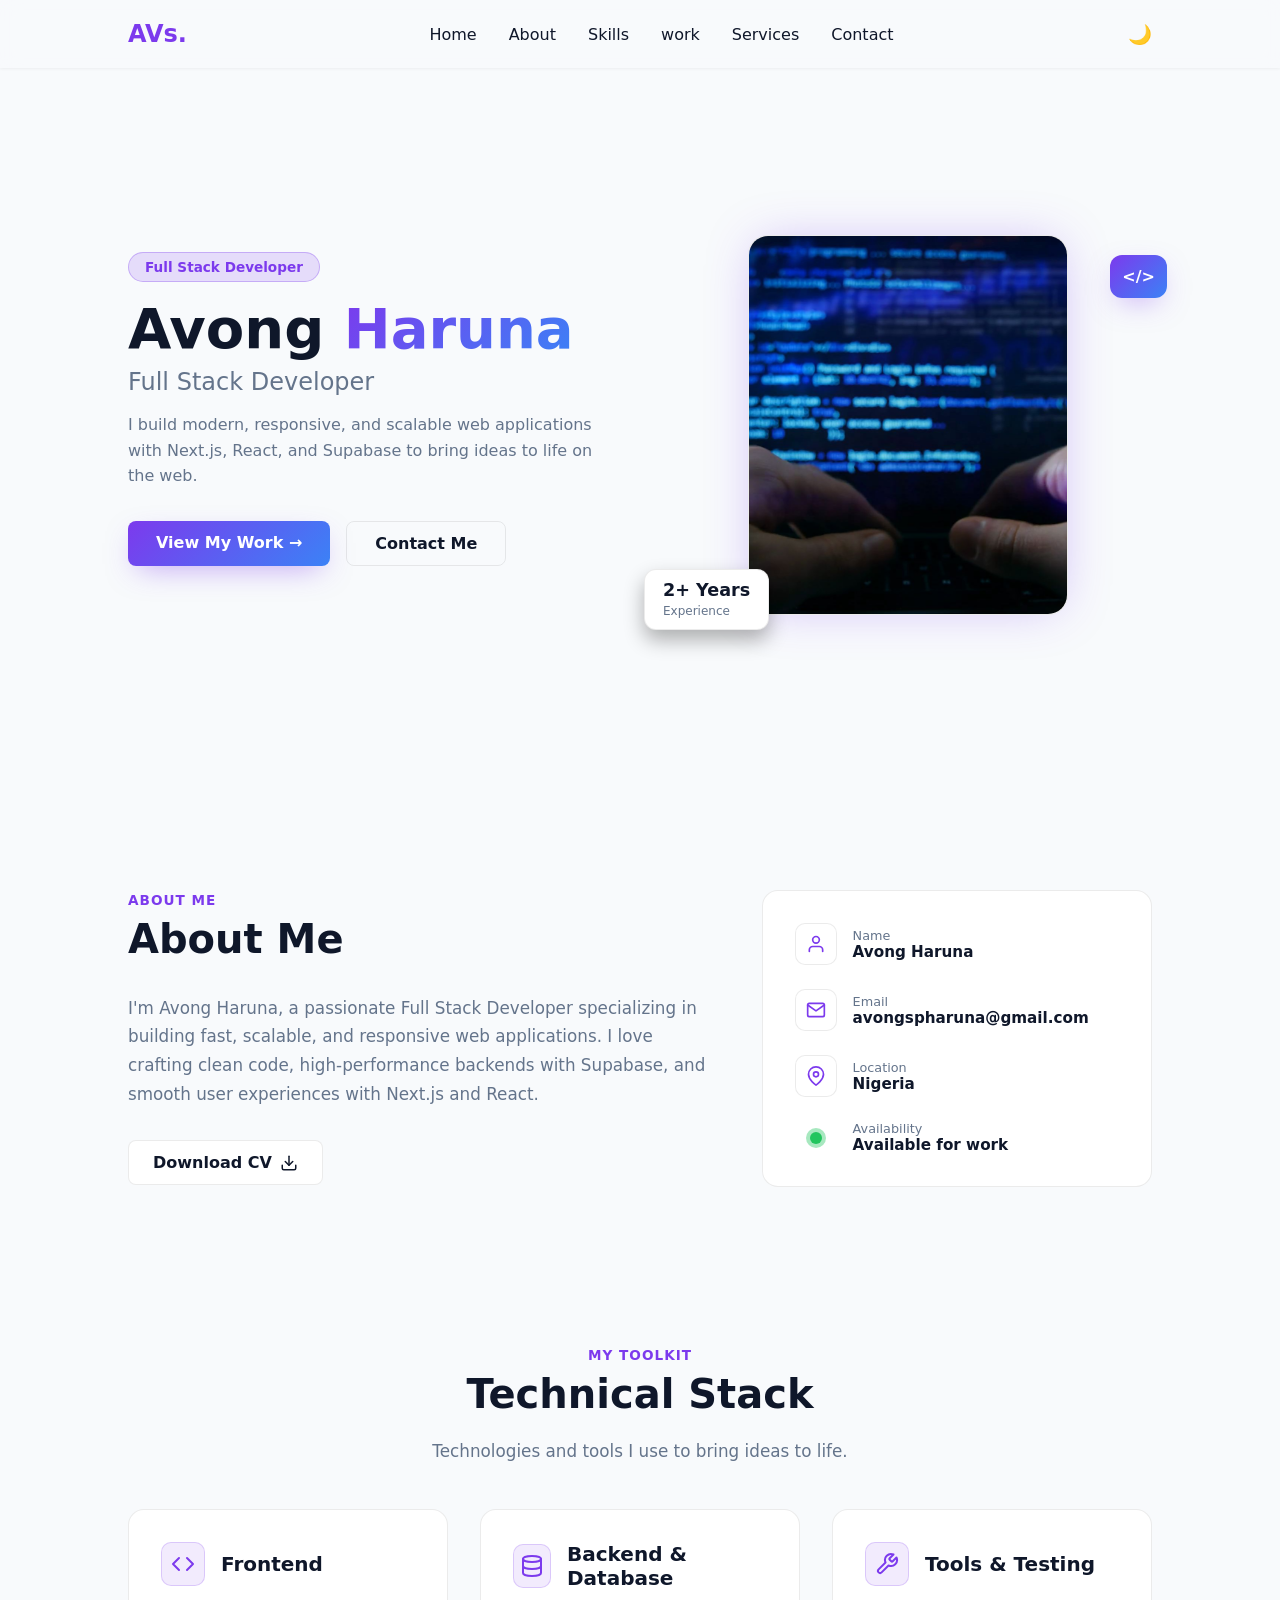
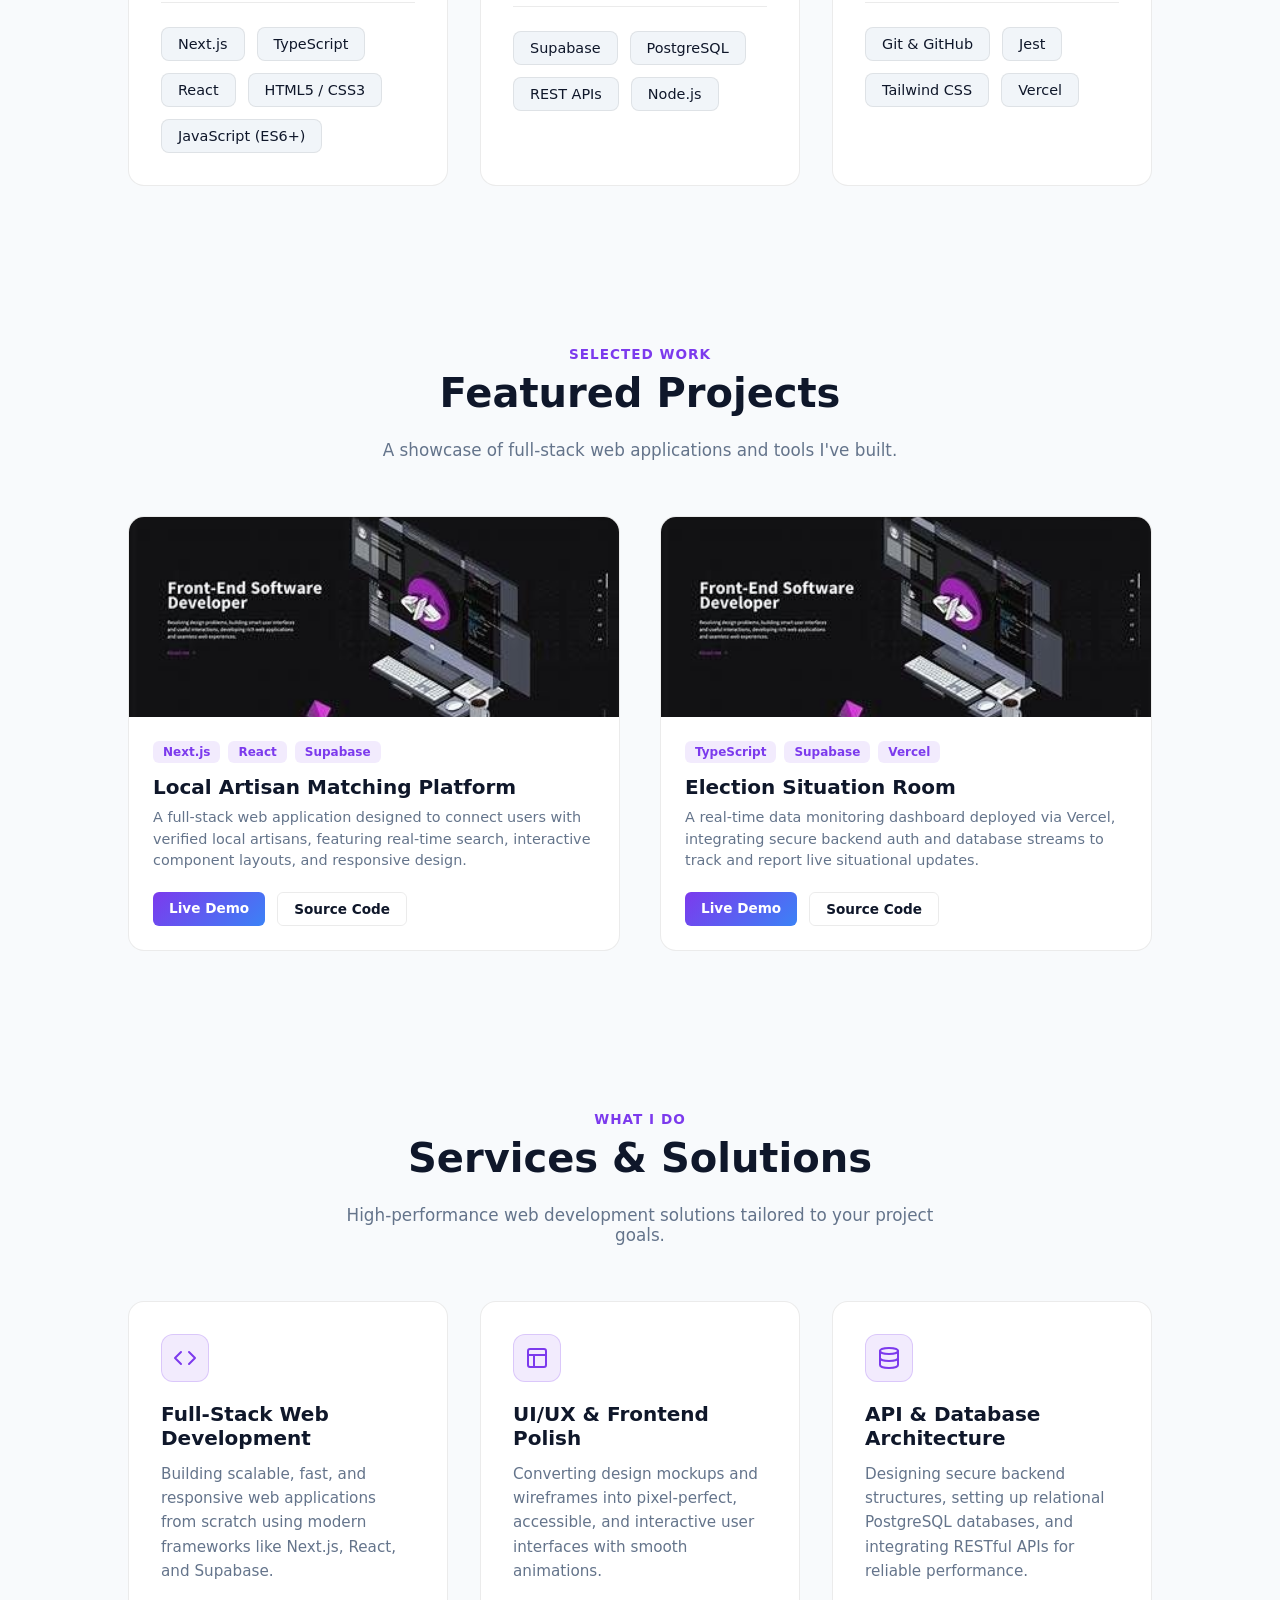
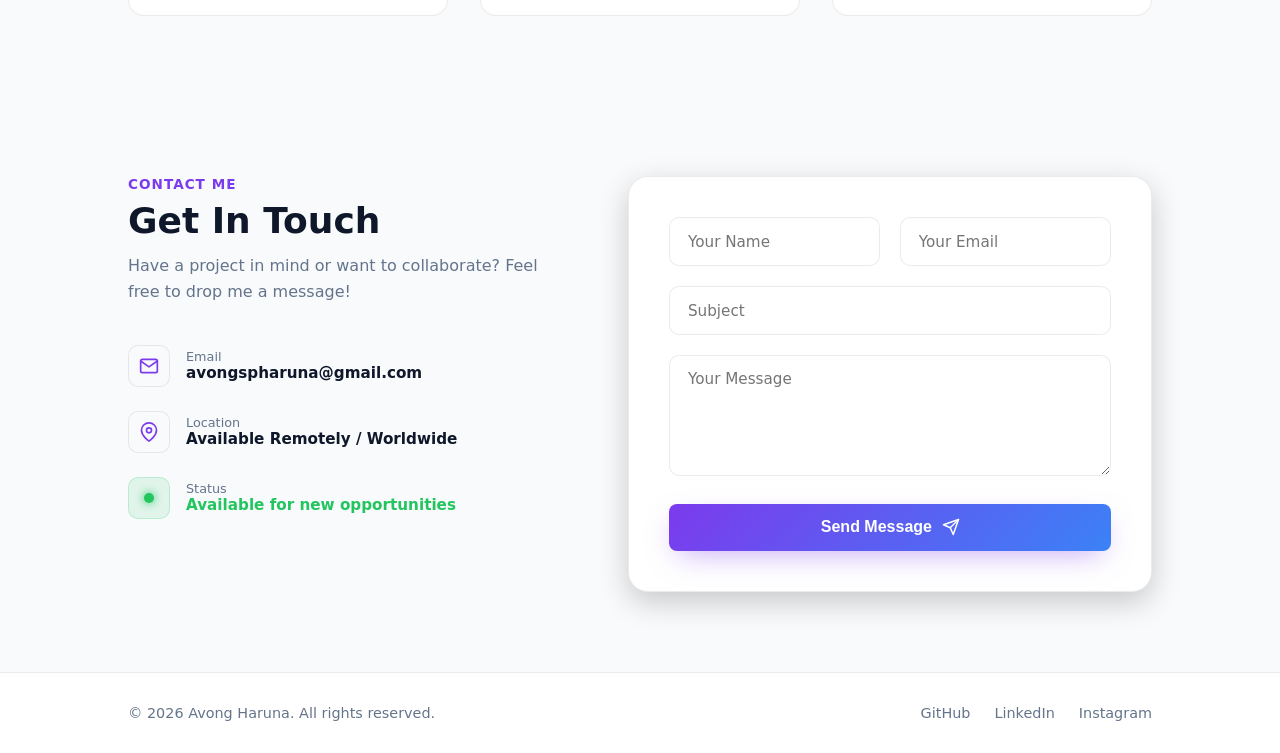
<file: index.html>
<!DOCTYPE html>
<html lang="en">
<head>
    <meta charset="UTF-8">
    <meta name="viewport" content="width=device-width, initial-scale=1.0">
    <title>Avong Haruna | Portfolio</title>
    <link rel="stylesheet" href="style.css">
    <link rel="icon" type="image/x-icon" href="images/favicon.ico">
</head>
<body>

    <!-- Navigation -->
    <nav class="navbar">
        <div class="logo">AVs.</div>
        <ul class="nav-links">
            <li><a href="#home">Home</a></li>
            <li><a href="#about">About</a></li>
            <li><a href="#skills">Skills</a></li>
            <li><a href="#projects">work</a></li>
            <li><a href="#services">Services</a></li>
            <li><a href="#contact">Contact</a></li>
        </ul>
        
        <!-- Theme Toggle Button -->
        <button id="theme-toggle" class="theme-toggle-btn" aria-label="Toggle theme">🌙</button>

        <!-- Mobile Burger Menu -->
        <div class="burger">
            <div class="line1"></div>
            <div class="line2"></div>
            <div class="line3"></div>
        </div>
    </nav>

    <!-- Homepage / Hero -->
    <section id="home" class="hero-section">
        <div class="hero-content">
            <span class="hero-pill-badge">Full Stack Developer</span>
            <h1>Avong <span class="highlight">Haruna</span></h1>
            <p class="hero-subtitle">Full Stack Developer</p>
            <p class="hero-description">
                I build modern, responsive, and scalable web applications with Next.js, React, and Supabase to bring ideas to life on the web.
            </p>
            
            <div class="hero-cta-group">
                <a href="#projects" class="btn-primary">View My Work &rarr;</a>
                <a href="#contact" class="btn-outline">Contact Me</a>
            </div>
        </div>

        <!-- Floating Image Frame with Ambient Glow -->
        <div class="hero-image-wrapper">
            <div class="hero-card-frame">
                <img src="images/workspace.jpg" alt="Avong Haruna">
            </div>
            
            <!-- Experience Floating Badge -->
            <div class="badge-experience">
                <span>2+ Years</span>
                <small>Experience</small>
            </div>
            
            <!-- Code Symbol Floating Badge -->
            <div class="badge-code">&lt;/&gt;</div>
        </div>
    </section>


    <!-- About Me Section -->
    <section id="about" class="about-section">
        <div class="about-container">
            <!-- Left Side: Bio & CV Button -->
            <div class="about-text">
                <span class="section-label">ABOUT ME</span>
                <h2>About Me</h2>
                <p>
                    I'm Avong Haruna, a passionate Full Stack Developer specializing in building fast, scalable, and responsive web applications. I love crafting clean code, high-performance backends with Supabase, and smooth user experiences with Next.js and React.
                </p>
               <!-- Inside the About Me section in index.html -->
<a href="cv.pdf" class="btn-cv" download="Avong_Haruna_CV.pdf">
    Download CV 
    <svg xmlns="http://www.w3.org/2000/svg" width="18" height="18" viewBox="0 0 24 24" fill="none" stroke="currentColor" stroke-width="2" stroke-linecap="round" stroke-linejoin="round">
        <path d="M21 15v4a2 2 0 0 1-2 2H5a2 2 0 0 1-2-2v-4"/>
        <polyline points="7 10 12 15 17 10"/>
        <line x1="12" y1="15" x2="12" y2="3"/>
    </svg>
</a>
            </div>

            <!-- Right Side: Quick Info Card -->
            <div class="about-info-card">
                <div class="info-item">
                    <div class="info-icon">
                        <svg xmlns="http://www.w3.org/2000/svg" width="20" height="20" viewBox="0 0 24 24" fill="none" stroke="currentColor" stroke-width="2" stroke-linecap="round" stroke-linejoin="round"><path d="M20 21v-2a4 4 0 0 0-4-4H8a4 4 0 0 0-4 4v2"></path><circle cx="12" cy="7" r="4"></circle></svg>
                    </div>
                    <div>
                        <small>Name</small>
                        <p>Avong Haruna</p>
                    </div>
                </div>

                <div class="info-item">
                    <div class="info-icon">
                        <svg xmlns="http://www.w3.org/2000/svg" width="20" height="20" viewBox="0 0 24 24" fill="none" stroke="currentColor" stroke-width="2" stroke-linecap="round" stroke-linejoin="round"><path d="M4 4h16c1.1 0 2 .9 2 2v12c0 1.1-.9 2-2 2H4c-1.1 0-2-.9-2-2V6c0-1.1.9-2 2-2z"></path><polyline points="22,6 12,13 2,6"></polyline></svg>
                    </div>
                    <div>
                        <small>Email</small>
                        <p>avongspharuna@gmail.com</p>
                    </div>
                </div>

                <div class="info-item">
                    <div class="info-icon">
                        <svg xmlns="http://www.w3.org/2000/svg" width="20" height="20" viewBox="0 0 24 24" fill="none" stroke="currentColor" stroke-width="2" stroke-linecap="round" stroke-linejoin="round"><path d="M21 10c0 7-9 13-9 13s-9-6-9-13a9 9 0 0 1 18 0z"></path><circle cx="12" cy="10" r="3"></circle></svg>
                    </div>
                    <div>
                        <small>Location</small>
                        <p>Nigeria</p>
                    </div>
                </div>

                <div class="info-item availability">
                    <div class="status-pulse"></div>
                    <div>
                        <small>Availability</small>
                        <p>Available for work</p>
                    </div>
                </div>
            </div>
        </div>
    </section>


    <!-- Technical Stack / Skills Section -->
    <section id="skills" class="skills-section">
        <div class="skills-header">
            <span class="section-label">MY TOOLKIT</span>
            <h2>Technical Stack</h2>
            <p class="skills-subtitle">Technologies and tools I use to bring ideas to life.</p>
        </div>

        <div class="skills-grid">
            <!-- Frontend Card -->
            <div class="skills-card">
                <div class="card-header">
                    <div class="card-icon">
                        <svg xmlns="http://www.w3.org/2000/svg" width="24" height="24" viewBox="0 0 24 24" fill="none" stroke="currentColor" stroke-width="2" stroke-linecap="round" stroke-linejoin="round"><polyline points="16 18 22 12 16 6"></polyline><polyline points="8 6 2 12 8 18"></polyline></svg>
                    </div>
                    <h3>Frontend</h3>
                </div>
                <div class="skills-list">
                    <span class="skill-tag">Next.js</span>
                    <span class="skill-tag">TypeScript</span>
                    <span class="skill-tag">React</span>
                    <span class="skill-tag">HTML5 / CSS3</span>
                    <span class="skill-tag">JavaScript (ES6+)</span>
                </div>
            </div>

            <!-- Backend & Database Card -->
            <div class="skills-card">
                <div class="card-header">
                    <div class="card-icon">
                        <svg xmlns="http://www.w3.org/2000/svg" width="24" height="24" viewBox="0 0 24 24" fill="none" stroke="currentColor" stroke-width="2" stroke-linecap="round" stroke-linejoin="round"><ellipse cx="12" cy="5" rx="9" ry="3"></ellipse><path d="M21 12c0 1.66-4 3-9 3s-9-1.34-9-3"></path><path d="M3 5v14c0 1.66 4 3 9 3s9-1.34 9-3V5"></path></svg>
                    </div>
                    <h3>Backend & Database</h3>
                </div>
                <div class="skills-list">
                    <span class="skill-tag">Supabase</span>
                    <span class="skill-tag">PostgreSQL</span>
                    <span class="skill-tag">REST APIs</span>
                    <span class="skill-tag">Node.js</span>
                </div>
            </div>

            <!-- Testing & Developer Tools Card -->
            <div class="skills-card">
                <div class="card-header">
                    <div class="card-icon">
                        <svg xmlns="http://www.w3.org/2000/svg" width="24" height="24" viewBox="0 0 24 24" fill="none" stroke="currentColor" stroke-width="2" stroke-linecap="round" stroke-linejoin="round"><path d="M14.7 6.3a1 1 0 0 0 0 1.4l1.6 1.6a1 1 0 0 0 1.4 0l3.77-3.77a6 6 0 0 1-7.94 7.94l-6.91 6.91a2.12 2.12 0 0 1-3-3l6.91-6.91a6 6 0 0 1 7.94-7.94l-3.76 3.76z"></path></svg>
                    </div>
                    <h3>Tools & Testing</h3>
                </div>
                <div class="skills-list">
                    <span class="skill-tag">Git & GitHub</span>
                    <span class="skill-tag">Jest</span>
                    <span class="skill-tag">Tailwind CSS</span>
                    <span class="skill-tag">Vercel</span>
                </div>
            </div>
        </div>
    </section>

   <!-- Projects Section -->
    <section id="projects" class="projects-section">
        <div class="projects-header">
            <span class="section-label">SELECTED WORK</span>
            <h2>Featured Projects</h2>
            <p class="projects-subtitle">A showcase of full-stack web applications and tools I've built.</p>
        </div>

        <div class="projects-grid">
            <!-- Project Card 1 -->
            <div class="project-card">
                <div class="project-image-wrapper">
                    <img src="images/project-one.jpg" alt="Service-Matching Web App" class="project-image">
                    <div class="project-overlay">
                        <a href="#" target="_blank" rel="noopener noreferrer" class="overlay-link" aria-label="View Live Project">
                            <svg xmlns="http://www.w3.org/2000/svg" width="20" height="20" viewBox="0 0 24 24" fill="none" stroke="currentColor" stroke-width="2" stroke-linecap="round" stroke-linejoin="round"><path d="M18 13v6a2 2 0 0 1-2 2H5a2 2 0 0 1-2-2V8a2 2 0 0 1 2-2h6"></path><polyline points="15 3 21 3 21 9"></polyline><line x1="10" y1="14" x2="21" y2="3"></line></svg>
                        </a>
                        <a href="#" target="_blank" rel="noopener noreferrer" class="overlay-link" aria-label="View Code on GitHub">
                            <svg xmlns="http://www.w3.org/2000/svg" width="20" height="20" viewBox="0 0 24 24" fill="none" stroke="currentColor" stroke-width="2" stroke-linecap="round" stroke-linejoin="round"><path d="M9 19c-5 1.5-5-2.5-7-3m14 6v-3.87a3.37 3.37 0 0 0-.94-2.61c3.14-.35 6.44-1.54 6.44-7A5.44 5.44 0 0 0 20 4.77 5.07 5.07 0 0 0 19.91 1S18.73.65 16 2.48a13.38 13.38 0 0 0-7 0C6.27.65 5.09 1 5.09 1A5.07 5.07 0 0 0 5 4.77a5.44 5.44 0 0 0-1.5 3.78c0 5.42 3.3 6.61 6.44 7A3.37 3.37 0 0 0 9 18.13V22"></path></svg>
                        </a>
                    </div>
                </div>
                <div class="project-content">
                    <div class="project-tags">
                        <span class="project-tag">Next.js</span>
                        <span class="project-tag">React</span>
                        <span class="project-tag">Supabase</span>
                    </div>
                    <h3 class="project-title">Local Artisan Matching Platform</h3>
                    <p class="project-description">
                        A full-stack web application designed to connect users with verified local artisans, featuring real-time search, interactive component layouts, and responsive design.
                    </p>
                    <div class="project-links">
                        <a href="#" class="project-btn primary-btn" target="_blank" rel="noopener noreferrer">Live Demo</a>
                        <a href="#" class="project-btn secondary-btn" target="_blank" rel="noopener noreferrer">Source Code</a>
                    </div>
                </div>
            </div>

            <!-- Project Card 2 -->
            <div class="project-card">
                <div class="project-image-wrapper">
                    <img src="images/project-two.jpg" alt="Election Situation Room Web App" class="project-image">
                    <div class="project-overlay">
                        <a href="#" target="_blank" rel="noopener noreferrer" class="overlay-link" aria-label="View Live Project">
                            <svg xmlns="http://www.w3.org/2000/svg" width="20" height="20" viewBox="0 0 24 24" fill="none" stroke="currentColor" stroke-width="2" stroke-linecap="round" stroke-linejoin="round"><path d="M18 13v6a2 2 0 0 1-2 2H5a2 2 0 0 1-2-2V8a2 2 0 0 1 2-2h6"></path><polyline points="15 3 21 3 21 9"></polyline><line x1="10" y1="14" x2="21" y2="3"></line></svg>
                        </a>
                        <a href="#" target="_blank" rel="noopener noreferrer" class="overlay-link" aria-label="View Code on GitHub">
                            <svg xmlns="http://www.w3.org/2000/svg" width="20" height="20" viewBox="0 0 24 24" fill="none" stroke="currentColor" stroke-width="2" stroke-linecap="round" stroke-linejoin="round"><path d="M9 19c-5 1.5-5-2.5-7-3m14 6v-3.87a3.37 3.37 0 0 0-.94-2.61c3.14-.35 6.44-1.54 6.44-7A5.44 5.44 0 0 0 20 4.77 5.07 5.07 0 0 0 19.91 1S18.73.65 16 2.48a13.38 13.38 0 0 0-7 0C6.27.65 5.09 1 5.09 1A5.07 5.07 0 0 0 5 4.77a5.44 5.44 0 0 0-1.5 3.78c0 5.42 3.3 6.61 6.44 7A3.37 3.37 0 0 0 9 18.13V22"></path></svg>
                        </a>
                    </div>
                </div>
                <div class="project-content">
                    <div class="project-tags">
                        <span class="project-tag">TypeScript</span>
                        <span class="project-tag">Supabase</span>
                        <span class="project-tag">Vercel</span>
                    </div>
                    <h3 class="project-title">Election Situation Room</h3>
                    <p class="project-description">
                        A real-time data monitoring dashboard deployed via Vercel, integrating secure backend auth and database streams to track and report live situational updates.
                    </p>
                    <div class="project-links">
                        <a href="#" class="project-btn primary-btn" target="_blank" rel="noopener noreferrer">Live Demo</a>
                        <a href="#" class="project-btn secondary-btn" target="_blank" rel="noopener noreferrer">Source Code</a>
                    </div>
                </div>
            </div>
        </div>
    </section>

   <!-- Services Section -->
    <section id="services" class="services-section">
        <div class="services-header">
            <span class="section-label">WHAT I DO</span>
            <h2>Services & Solutions</h2>
            <p class="services-subtitle">High-performance web development solutions tailored to your project goals.</p>
        </div>

        <div class="services-grid">
            <!-- Service Card 1 -->
            <div class="service-card">
                <div class="service-icon">
                    <svg xmlns="http://www.w3.org/2000/svg" width="24" height="24" viewBox="0 0 24 24" fill="none" stroke="currentColor" stroke-width="2" stroke-linecap="round" stroke-linejoin="round"><polyline points="16 18 22 12 16 6"></polyline><polyline points="8 6 2 12 8 18"></polyline></svg>
                </div>
                <h3>Full-Stack Web Development</h3>
                <p>Building scalable, fast, and responsive web applications from scratch using modern frameworks like Next.js, React, and Supabase.</p>
            </div>

            <!-- Service Card 2 -->
            <div class="service-card">
                <div class="service-icon">
                    <svg xmlns="http://www.w3.org/2000/svg" width="24" height="24" viewBox="0 0 24 24" fill="none" stroke="currentColor" stroke-width="2" stroke-linecap="round" stroke-linejoin="round"><rect x="3" y="3" width="18" height="18" rx="2" ry="2"></rect><line x1="3" y1="9" x2="21" y2="9"></line><line x1="9" y1="21" x2="9" y2="9"></line></svg>
                </div>
                <h3>UI/UX & Frontend Polish</h3>
                <p>Converting design mockups and wireframes into pixel-perfect, accessible, and interactive user interfaces with smooth animations.</p>
            </div>

            <!-- Service Card 3 -->
            <div class="service-card">
                <div class="service-icon">
                    <svg xmlns="http://www.w3.org/2000/svg" width="24" height="24" viewBox="0 0 24 24" fill="none" stroke="currentColor" stroke-width="2" stroke-linecap="round" stroke-linejoin="round"><ellipse cx="12" cy="5" rx="9" ry="3"></ellipse><path d="M21 12c0 1.66-4 3-9 3s-9-1.34-9-3"></path><path d="M3 5v14c0 1.66 4 3 9 3s9-1.34 9-3V5"></path></svg>
                </div>
                <h3>API & Database Architecture</h3>
                <p>Designing secure backend structures, setting up relational PostgreSQL databases, and integrating RESTful APIs for reliable performance.</p>
            </div>
        </div>
    </section>

  <!-- Contact Section -->
    <section id="contact" class="contact-section">
        <div class="contact-container">
            <!-- Left Column: Contact Info -->
            <div class="contact-info">
                <span class="section-label">CONTACT ME</span>
                <h2>Get In Touch</h2>
                <p class="contact-subtitle">
                    Have a project in mind or want to collaborate? Feel free to drop me a message!
                </p>

                <div class="info-items">
                    <div class="info-item">
                        <div class="info-icon">
                            <svg xmlns="http://www.w3.org/2000/svg" width="20" height="20" viewBox="0 0 24 24" fill="none" stroke="currentColor" stroke-width="2" stroke-linecap="round" stroke-linejoin="round"><path d="M4 4h16c1.1 0 2 .9 2 2v12c0 1.1-.9 2-2 2H4c-1.1 0-2-.9-2-2V6c0-1.1.9-2 2-2z"></path><polyline points="22,6 12,13 2,6"></polyline></svg>
                        </div>
                        <div>
                            <small>Email</small>
                            <p>avongspharuna@gmail.com</p>
                        </div>
                    </div>

                    <div class="info-item">
                        <div class="info-icon">
                            <svg xmlns="http://www.w3.org/2000/svg" width="20" height="20" viewBox="0 0 24 24" fill="none" stroke="currentColor" stroke-width="2" stroke-linecap="round" stroke-linejoin="round"><path d="M21 10c0 7-9 13-9 13s-9-6-9-13a9 9 0 0 1 18 0z"></path><circle cx="12" cy="10" r="3"></circle></svg>
                        </div>
                        <div>
                            <small>Location</small>
                            <p>Available Remotely / Worldwide</p>
                        </div>
                    </div>

                    <div class="info-item">
                        <div class="info-icon status-icon">
                            <span class="status-dot"></span>
                        </div>
                        <div>
                            <small>Status</small>
                            <p class="status-text">Available for new opportunities</p>
                        </div>
                    </div>
                </div>
            </div>

            <!-- Right Column: Contact Form -->
            <div class="contact-form-wrapper">
                <form action="https://formspree.io/f/xlgyvdnw" method="POST" class="contact-form">
                    <div class="form-row">
                        <input type="text" name="name" placeholder="Your Name" required>
                        <input type="email" name="email" placeholder="Your Email" required>
                    </div>
                    <input type="text" name="subject" placeholder="Subject" required>
                    <textarea name="message" rows="5" placeholder="Your Message" required></textarea>
                    
                    <button type="submit" class="btn-primary submit-btn">
                        Send Message 
                        <svg xmlns="http://www.w3.org/2000/svg" width="18" height="18" viewBox="0 0 24 24" fill="none" stroke="currentColor" stroke-width="2" stroke-linecap="round" stroke-linejoin="round"><line x1="22" y1="2" x2="11" y2="13"></line><polygon points="22 2 15 22 11 13 2 9 22 2"></polygon></svg>
                    </button>
                </form>
            </div>
        </div>
    </section>

    <!-- Footer -->
    <footer class="portfolio-footer">
        <div class="footer-container">
            <!-- Copyright Notice -->
            <p>&copy; 2026 Avong Haruna. All rights reserved.</p>

            <!-- Social Media Links -->
            <div class="footer-socials">
                <a href="https://github.com/avong-haruna" target="_blank" rel="noopener noreferrer">GitHub</a>
                <a href="https://linkedin.com/in/Haruna Avong" target="_blank" rel="noopener noreferrer">LinkedIn</a>
                <a href="https://instagram.com/avongharuna" target="_blank" rel="noopener noreferrer">Instagram</a>
            </div>
        </div>
    </footer>

    <script src="script.js"></script>
</body>
</html>
</file>
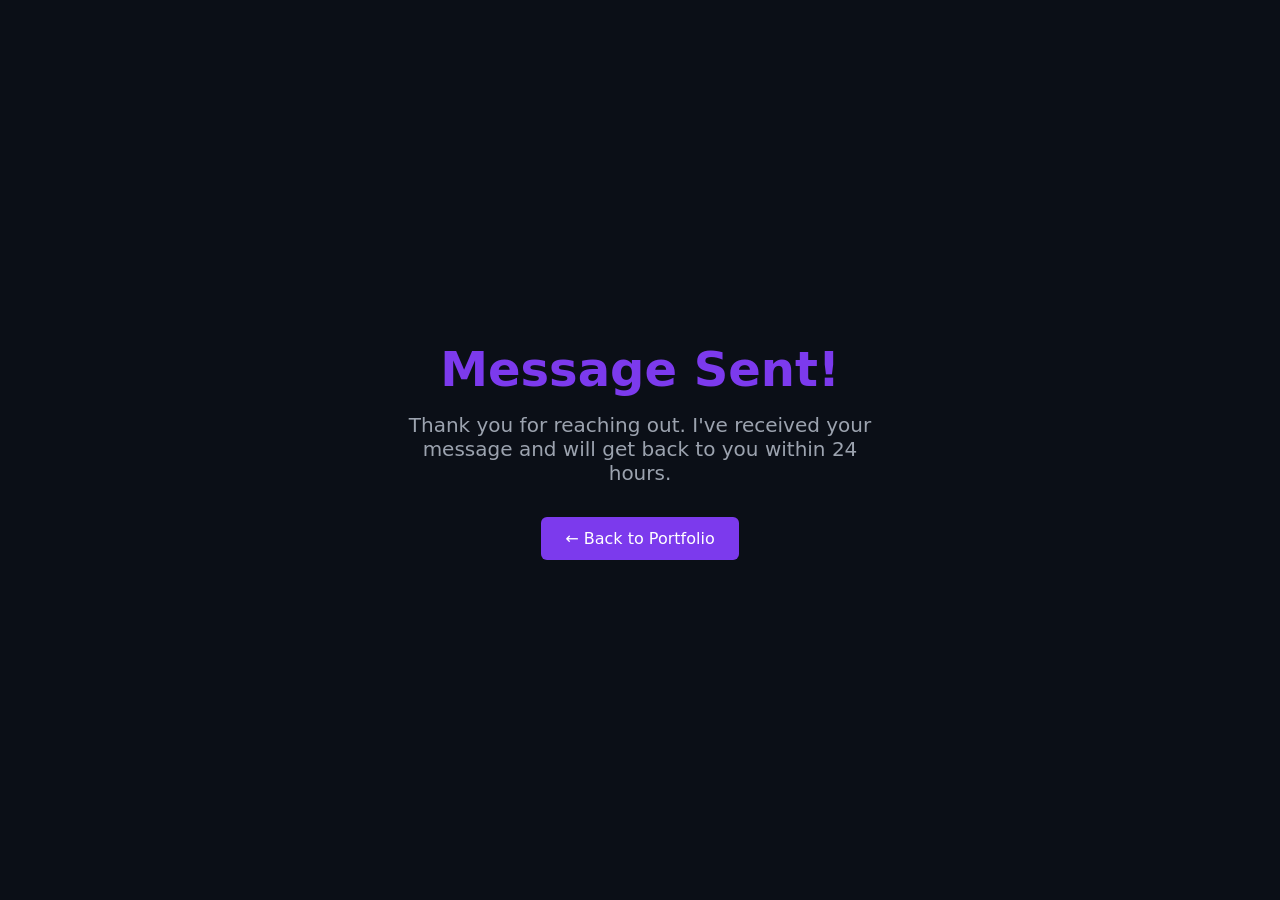
<file: thank-you.html>
<!DOCTYPE html>
<html lang="en">
<head>
    <meta charset="UTF-8">
    <meta name="viewport" content="width=device-width, initial-scale=1.0">
    <title>Message Received | Avong Haruna</title>
    <link rel="stylesheet" href="style.css">
    <style>
        .thank-you-section {
            text-align: center;
            height: 100vh;
            display: flex;
            flex-direction: column;
            justify-content: center;
            align-items: center;
            padding: 0 10%;
        }
        .thank-you-section h1 { font-size: 3rem; color: var(--primary); margin-bottom: 1rem; }
        .thank-you-section p { font-size: 1.25rem; color: var(--text-muted); margin-bottom: 2rem; max-width: 500px; }
    </style>
</head>
<body>
    <section class="thank-you-section">
        <h1>Message Sent!</h1>
        <p>Thank you for reaching out. I've received your message and will get back to you within 24 hours.</p>
        <a href="index.html" class="btn">&larr; Back to Portfolio</a>
    </section>
</body>
</html>
</file>
<file: style.css>
/* Color Palette & Custom Properties */
:root {
    --bg-dark: #0b0f17;
    --card-bg: #131924;
    --card-border: rgba(255, 255, 255, 0.08);
    --border-color: rgba(255, 255, 255, 0.08);
    --nav-bg: rgba(11, 15, 23, 0.85);
    
    --text-main: #f3f4f6;
    --text-color: #f3f4f6;
    --text-muted: #9ca3af;
    
    --tag-bg: rgba(255, 255, 255, 0.05);
    
    /* Primary Color Mappings */
    --primary: #7c3aed;
    --primary-purple: #7c3aed;
    --primary-blue: #3b82f6;
    
    /* Purple-to-Blue Primary Accent Glow */
    --accent-gradient: linear-gradient(135deg, #7c3aed 0%, #3b82f6 100%);
    --accent-glow: 0 10px 30px -10px rgba(124, 58, 237, 0.5);
    
    --transition: all 0.3s ease;
}

/* Light Theme Variables */
[data-theme="light"] {
    --bg-dark: #f8fafc;
    --card-bg: #ffffff;
    --card-border: rgba(0, 0, 0, 0.08);
    --border-color: rgba(0, 0, 0, 0.08);
    --nav-bg: rgba(248, 250, 252, 0.85);
    
    --text-main: #0f172a;
    --text-color: #0f172a;
    --text-muted: #64748b;
    
    --tag-bg: #f1f5f9;
}

/* Smooth Scrolling */
html {
    scroll-behavior: smooth;
    overflow-x: hidden;
}

/* General Layout Fixes */
* {
    margin: 0;
    padding: 0;
    box-sizing: border-box;
}

body {
    background-color: var(--bg-dark);
    color: var(--text-main);
    font-family: 'Inter', system-ui, -apple-system, sans-serif;
    transition: background-color 0.3s ease, color 0.3s ease;
    overflow-x: hidden;
}

section {
    padding: 80px 10%;
}

h2 {
    font-size: 2.5rem;
    margin-bottom: 2rem;
    position: relative;
}

.btn {
    display: inline-block;
    background: var(--primary);
    color: white;
    padding: 0.75rem 1.5rem;
    text-decoration: none;
    border-radius: 6px;
    transition: var(--transition);
    border: none;
    cursor: pointer;
}

.btn:hover {
    opacity: 0.9;
}

/* Navbar */
.navbar {
    position: fixed;
    top: 0;
    width: 100%;
    display: flex;
    justify-content: space-between;
    align-items: center;
    padding: 1.25rem 10%;
    background: var(--nav-bg);
    backdrop-filter: blur(10px);
    z-index: 1000;
    box-shadow: 0 1px 3px rgba(0,0,0,0.05);
    transition: var(--transition);
}

.logo {
    font-size: 1.5rem;
    font-weight: 700;
    color: var(--primary);
}

.nav-links {
    display: flex;
    list-style: none;
    align-items: center;
}

.nav-links li {
    margin-left: 2rem;
}

.nav-links a {
    text-decoration: none;
    color: var(--text-color);
    font-weight: 500;
    transition: var(--transition);
}

.nav-links a:hover {
    color: var(--primary);
}

.theme-toggle-btn {
    background: none;
    border: none;
    font-size: 1.2rem;
    cursor: pointer;
    margin-left: 1.5rem;
    color: var(--text-color);
    display: flex;
    align-items: center;
}

.burger {
    display: none;
    cursor: pointer;
}

.burger div {
    width: 25px;
    height: 3px;
    background-color: var(--text-color);
    margin: 5px;
    transition: var(--transition);
    border-radius: 2px;
}

/* Hero Section Styling */
.hero-section {
    min-height: 90vh;
    display: grid;
    grid-template-columns: 1fr 1fr;
    align-items: center;
    gap: 3rem;
    padding-top: 120px;
}

.hero-pill-badge {
    display: inline-block;
    padding: 6px 16px;
    background: rgba(124, 58, 237, 0.15);
    border: 1px solid rgba(124, 58, 237, 0.3);
    color: var(--primary-purple);
    border-radius: 20px;
    font-size: 0.85rem;
    font-weight: 600;
    margin-bottom: 1rem;
}

.hero-content h1 {
    font-size: 3.5rem;
    line-height: 1.1;
    margin-bottom: 0.5rem;
}

.hero-content h1 .highlight {
    background: var(--accent-gradient);
    -webkit-background-clip: text;
    -webkit-text-fill-color: transparent;
}

.hero-subtitle {
    font-size: 1.5rem;
    color: var(--text-muted);
    font-weight: 500;
    margin-bottom: 1rem;
}

.hero-description {
    color: var(--text-muted);
    line-height: 1.6;
    margin-bottom: 2rem;
    max-width: 480px;
}

.hero-cta-group {
    display: flex;
    gap: 1rem;
    margin-bottom: 2rem;
}

/* About Me Section */
.section-label {
    color: var(--primary-purple);
    font-size: 0.85rem;
    font-weight: 700;
    letter-spacing: 1px;
    margin-bottom: 0.5rem;
    display: block;
}

.about-container {
    display: grid;
    grid-template-columns: 1.2fr 0.8fr;
    gap: 3rem;
    align-items: center;
}

.about-text p {
    color: var(--text-muted);
    line-height: 1.7;
    margin-bottom: 2rem;
    font-size: 1.05rem;
}

.btn-cv {
    display: inline-flex;
    align-items: center;
    gap: 0.5rem;
    border: 1px solid var(--card-border);
    background: var(--card-bg);
    color: var(--text-main);
    padding: 12px 24px;
    border-radius: 8px;
    text-decoration: none;
    font-weight: 600;
    transition: var(--transition);
}

.btn-cv:hover {
    border-color: var(--primary-purple);
    color: var(--primary-purple);
    transform: translateY(-2px);
}

/* Info Card */
.about-info-card {
    background: var(--card-bg);
    border: 1px solid var(--card-border);
    padding: 2rem;
    border-radius: 16px;
    display: flex;
    flex-direction: column;
    gap: 1.5rem;
}

.info-item {
    display: flex;
    align-items: center;
    gap: 1rem;
}

.info-icon {
    width: 42px;
    height: 42px;
    border-radius: 10px;
    background: rgba(255, 255, 255, 0.03);
    border: 1px solid var(--card-border);
    display: flex;
    align-items: center;
    justify-content: center;
    color: var(--primary-purple);
}

.info-item small {
    display: block;
    color: var(--text-muted);
    font-size: 0.8rem;
}

.info-item p {
    color: var(--text-main);
    font-weight: 600;
    font-size: 0.95rem;
}

/* Green Live Pulse Status */
.status-pulse {
    width: 12px;
    height: 12px;
    background-color: #22c55e;
    border-radius: 50%;
    position: relative;
    margin-left: 15px;
    margin-right: 15px;
}

.status-pulse::after {
    content: '';
    position: absolute;
    top: -4px;
    left: -4px;
    width: 20px;
    height: 20px;
    background-color: rgba(34, 197, 94, 0.4);
    border-radius: 50%;
    animation: pulse 2s infinite;
}

@keyframes pulse {
    0% { transform: scale(0.8); opacity: 0.8; }
    100% { transform: scale(1.6); opacity: 0; }
}

/* Gradient Button */
.btn-primary {
    background: var(--accent-gradient);
    color: #fff;
    padding: 12px 28px;
    border-radius: 8px;
    text-decoration: none;
    font-weight: 600;
    box-shadow: var(--accent-glow);
    transition: transform 0.2s ease;
}

.btn-primary:hover {
    transform: translateY(-2px);
}

/* Outline Button */
.btn-outline {
    border: 1px solid var(--card-border);
    color: var(--text-main);
    padding: 12px 28px;
    border-radius: 8px;
    text-decoration: none;
    font-weight: 600;
    transition: background 0.2s ease;
}

.btn-outline:hover {
    background: var(--card-bg);
}

/* Hero Image & Ambient Glow Card */
.hero-image-wrapper {
    position: relative;
    display: flex;
    justify-content: center;
}

.hero-card-frame {
    position: relative;
    width: 320px;
    height: 380px;
    border-radius: 20px;
    overflow: hidden;
    background: var(--card-bg);
    border: 1px solid var(--card-border);
    box-shadow: 0 0 50px -10px rgba(124, 58, 237, 0.35);
}

.hero-card-frame img {
    width: 100%;
    height: 100%;
    object-fit: cover;
}

/* Floating Overlay Badges */
.badge-experience {
    position: absolute;
    bottom: -15px;
    left: -20px;
    background: var(--card-bg);
    border: 1px solid var(--card-border);
    padding: 10px 18px;
    border-radius: 12px;
    box-shadow: 0 10px 20px rgba(0,0,0,0.3);
}

.badge-experience span {
    display: block;
    font-weight: 700;
    font-size: 1.1rem;
    color: var(--text-main);
}

.badge-experience small {
    color: var(--text-muted);
    font-size: 0.75rem;
}

.badge-code {
    position: absolute;
    top: 20px;
    right: -15px;
    background: var(--accent-gradient);
    color: #fff;
    padding: 12px;
    border-radius: 12px;
    font-weight: bold;
    box-shadow: var(--accent-glow);
}

/* Skills Section Styling */
.skills-section {
    padding-top: 80px;
    padding-bottom: 80px;
}

.skills-header {
    text-align: center;
    max-width: 600px;
    margin: 0 auto 3rem auto;
}

.skills-subtitle {
    color: var(--text-muted);
    font-size: 1.05rem;
    margin-top: -0.5rem;
}

.skills-grid {
    display: grid;
    grid-template-columns: repeat(auto-fit, minmax(300px, 1fr));
    gap: 2rem;
    width: 100%;
}

.skills-card {
    background: var(--card-bg);
    border: 1px solid var(--card-border);
    padding: 2rem;
    border-radius: 16px;
    transition: transform 0.3s ease, border-color 0.3s ease, box-shadow 0.3s ease;
    display: flex;
    flex-direction: column;
}

.skills-card:hover {
    transform: translateY(-5px);
    border-color: rgba(124, 58, 237, 0.4);
    box-shadow: 0 12px 30px -10px rgba(124, 58, 237, 0.2);
}

.card-header {
    display: flex;
    align-items: center;
    gap: 1rem;
    margin-bottom: 1.5rem;
    border-bottom: 1px solid var(--card-border);
    padding-bottom: 1rem;
}

.card-icon {
    width: 44px;
    height: 44px;
    border-radius: 10px;
    background: rgba(124, 58, 237, 0.1);
    border: 1px solid rgba(124, 58, 237, 0.2);
    display: flex;
    align-items: center;
    justify-content: center;
    color: var(--primary-purple);
}

.card-header h3 {
    font-size: 1.25rem;
    color: var(--text-main);
    margin: 0;
}

.skills-list {
    display: flex;
    flex-wrap: wrap;
    gap: 0.75rem;
}

.skill-tag {
    background: var(--tag-bg);
    color: var(--text-main);
    border: 1px solid var(--card-border);
    padding: 0.5rem 1rem;
    border-radius: 8px;
    font-size: 0.9rem;
    font-weight: 500;
    transition: var(--transition);
}

.skill-tag:hover {
    background: var(--primary-purple);
    color: #ffffff;
    border-color: var(--primary-purple);
    transform: translateY(-2px);
}

/* Projects Section Styling */
.projects-section {
    padding-top: 80px;
    padding-bottom: 80px;
}

.projects-header {
    text-align: center;
    max-width: 600px;
    margin: 0 auto 3.5rem auto;
}

.projects-subtitle {
    color: var(--text-muted);
    font-size: 1.05rem;
    margin-top: -0.5rem;
}

.projects-grid {
    display: grid;
    grid-template-columns: repeat(auto-fit, minmax(320px, 1fr));
    gap: 2.5rem;
    width: 100%;
}

.project-card {
    background: var(--card-bg);
    border: 1px solid var(--card-border);
    border-radius: 16px;
    overflow: hidden;
    transition: transform 0.3s ease, border-color 0.3s ease, box-shadow 0.3s ease;
}

.project-card:hover {
    transform: translateY(-6px);
    border-color: rgba(124, 58, 237, 0.4);
    box-shadow: 0 12px 30px -10px rgba(124, 58, 237, 0.25);
}

.project-image-wrapper {
    position: relative;
    width: 100%;
    height: 200px;
    overflow: hidden;
}

.project-image {
    width: 100%;
    height: 100%;
    object-fit: cover;
    transition: transform 0.3s ease;
}

.project-card:hover .project-image {
    transform: scale(1.05);
}

.project-overlay {
    position: absolute;
    inset: 0;
    background: rgba(11, 15, 23, 0.7);
    display: flex;
    align-items: center;
    justify-content: center;
    gap: 1rem;
    opacity: 0;
    transition: opacity 0.3s ease;
}

.project-card:hover .project-overlay {
    opacity: 1;
}

.overlay-link {
    width: 40px;
    height: 40px;
    border-radius: 50%;
    background: var(--primary-purple);
    color: white;
    display: flex;
    align-items: center;
    justify-content: center;
    transition: transform 0.2s ease;
}

.overlay-link:hover {
    transform: scale(1.1);
}

.project-content {
    padding: 1.5rem;
}

.project-tags {
    display: flex;
    gap: 0.5rem;
    margin-bottom: 0.75rem;
}

.project-tag {
    font-size: 0.75rem;
    font-weight: 600;
    color: var(--primary-purple);
    background: rgba(124, 58, 237, 0.1);
    padding: 4px 10px;
    border-radius: 6px;
}

.project-title {
    font-size: 1.25rem;
    margin-bottom: 0.5rem;
    color: var(--text-main);
}

.project-description {
    font-size: 0.9rem;
    color: var(--text-muted);
    line-height: 1.5;
    margin-bottom: 1.25rem;
}

.project-links {
    display: flex;
    gap: 0.75rem;
}

.project-btn {
    padding: 8px 16px;
    border-radius: 6px;
    font-size: 0.85rem;
    font-weight: 600;
    text-decoration: none;
    transition: var(--transition);
}

.project-btn.primary-btn {
    background: var(--accent-gradient);
    color: white;
}

.project-btn.secondary-btn {
    border: 1px solid var(--card-border);
    color: var(--text-main);
}

.project-btn.secondary-btn:hover {
    border-color: var(--primary-purple);
    color: var(--primary-purple);
}

/* Services Section Styling */
.services-section {
    padding-top: 80px;
    padding-bottom: 80px;
}

.services-header {
    text-align: center;
    max-width: 600px;
    margin: 0 auto 3.5rem auto;
}

.services-subtitle {
    color: var(--text-muted);
    font-size: 1.05rem;
    margin-top: -0.5rem;
}

.services-grid {
    display: grid;
    grid-template-columns: repeat(auto-fit, minmax(300px, 1fr));
    gap: 2rem;
    width: 100%;
}

.service-card {
    background: var(--card-bg);
    border: 1px solid var(--card-border);
    padding: 2rem;
    border-radius: 16px;
    transition: transform 0.3s ease, border-color 0.3s ease;
}

.service-card:hover {
    transform: translateY(-5px);
    border-color: rgba(124, 58, 237, 0.4);
}

.service-icon {
    width: 48px;
    height: 48px;
    border-radius: 12px;
    background: rgba(124, 58, 237, 0.1);
    border: 1px solid rgba(124, 58, 237, 0.2);
    display: flex;
    align-items: center;
    justify-content: center;
    color: var(--primary-purple);
    margin-bottom: 1.25rem;
}

.service-card h3 {
    font-size: 1.25rem;
    margin-bottom: 0.75rem;
    color: var(--text-main);
}

.service-card p {
    color: var(--text-muted);
    font-size: 0.95rem;
    line-height: 1.6;
}

/* Contact Section Styling */
.contact-section {
    padding-top: 80px;
    padding-bottom: 80px;
}

.contact-container {
    display: grid;
    grid-template-columns: 1fr 1.2fr;
    gap: 4rem;
    align-items: start;
    max-width: 1200px;
    margin: 0 auto;
}

.contact-info h2 {
    font-size: 2.25rem;
    margin-bottom: 0.75rem;
}

.contact-subtitle {
    color: var(--text-muted);
    line-height: 1.6;
    margin-bottom: 2.5rem;
}

.info-items {
    display: flex;
    flex-direction: column;
    gap: 1.5rem;
}

.status-icon {
    background: rgba(34, 197, 94, 0.1);
    border-color: rgba(34, 197, 94, 0.2);
}

.status-dot {
    width: 10px;
    height: 10px;
    border-radius: 50%;
    background-color: #22c55e;
    box-shadow: 0 0 10px #22c55e;
}

.status-text {
    color: #22c55e !important;
}

.contact-form-wrapper {
    background: var(--card-bg);
    border: 1px solid var(--card-border);
    padding: 2.5rem;
    border-radius: 20px;
    box-shadow: 0 10px 30px rgba(0, 0, 0, 0.2);
}

.contact-form {
    display: flex;
    flex-direction: column;
    gap: 1.25rem;
}

.form-row {
    display: grid;
    grid-template-columns: 1fr 1fr;
    gap: 1.25rem;
}

.contact-form input,
.contact-form textarea {
    width: 100%;
    padding: 0.9rem 1.1rem;
    background: rgba(255, 255, 255, 0.03);
    color: var(--text-main);
    border: 1px solid var(--card-border);
    border-radius: 10px;
    outline: none;
    font-size: 0.95rem;
    font-family: inherit;
    transition: border-color 0.2s ease, box-shadow 0.2s ease;
}

.contact-form input:focus,
.contact-form textarea:focus {
    border-color: var(--primary-purple);
    box-shadow: 0 0 0 3px rgba(124, 58, 237, 0.15);
}

.submit-btn {
    display: inline-flex;
    align-items: center;
    justify-content: center;
    gap: 0.6rem;
    border: none;
    cursor: pointer;
    font-size: 1rem;
    padding: 0.9rem 1.5rem;
    width: 100%;
    margin-top: 0.5rem;
}

/* Footer Styling */
.portfolio-footer {
    background: var(--card-bg);
    border-top: 1px solid var(--card-border);
    padding: 2rem 10%;
    width: 100%;
}

.footer-container {
    max-width: 1200px;
    margin: 0 auto;
    display: flex;
    justify-content: space-between;
    align-items: center;
    color: var(--text-muted);
    font-size: 0.9rem;
}

.footer-socials {
    display: flex;
    gap: 1.5rem;
}

.footer-socials a {
    color: var(--text-muted);
    text-decoration: none;
    transition: color 0.2s ease, transform 0.2s ease;
}

.footer-socials a:hover {
    color: var(--primary-purple);
    transform: translateY(-2px);
}

/* ==========================================
   MOBILE & TABLET RESPONSIVENESS FIXES
   ========================================== */

@media (max-width: 768px) {
    section {
        padding: 60px 5%;
    }

    .navbar {
        padding: 1rem 5%;
    }

    .burger {
        display: block !important;
        z-index: 1001;
    }

    /* Off-screen Mobile Drawer Menu */
    .nav-links {
        position: fixed;
        right: -100%;
        top: 0;
        height: 100vh;
        width: 75%;
        max-width: 300px;
        background: var(--card-bg);
        border-left: 1px solid var(--card-border);
        flex-direction: column;
        align-items: center;
        justify-content: center;
        gap: 2rem;
        transition: right 0.4s ease-in-out;
        box-shadow: -10px 0 30px rgba(0, 0, 0, 0.5);
    }

    .nav-links li {
        margin-left: 0;
        opacity: 0; /* Handled by CSS Animation */
    }

    .nav-links a {
        font-size: 1.25rem;
    }

    /* Slide in active menu */
    .nav-links.nav-active {
        right: 0;
    }

    /* Hero Section Fixes */
    .hero-section {
        grid-template-columns: 1fr;
        padding-top: 100px;
        text-align: center;
        gap: 2rem;
    }

    .hero-content h1 {
        font-size: 2.2rem;
    }

    .hero-subtitle {
        font-size: 1.2rem;
    }

    .hero-cta-group {
        justify-content: center;
        flex-wrap: wrap;
    }

    .hero-card-frame {
        width: 100%;
        max-width: 280px;
        height: 320px;
    }

    /* Grid & Layout Adjustments */
    .about-container,
    .contact-container {
        grid-template-columns: 1fr;
        gap: 2rem;
    }

    .form-row {
        grid-template-columns: 1fr;
    }

    .skills-grid,
    .projects-grid,
    .services-grid {
        grid-template-columns: 1fr;
    }

    /* Footer Fixes */
    .footer-container {
        flex-direction: column;
        gap: 1rem;
        text-align: center;
    }
}

/* Burger Transformation Animations */
.toggle .line1 {
    transform: rotate(-45deg) translate(-5px, 6px);
}
.toggle .line2 {
    opacity: 0;
}
.toggle .line3 {
    transform: rotate(45deg) translate(-5px, -6px);
}

/* Keyframe Animations for Menu Links */
@keyframes navLinkFade {
    from {
        opacity: 0;
        transform: translateX(50px);
    }
    to {
        opacity: 1;
        transform: translateX(0px);
    }
}
</file>
